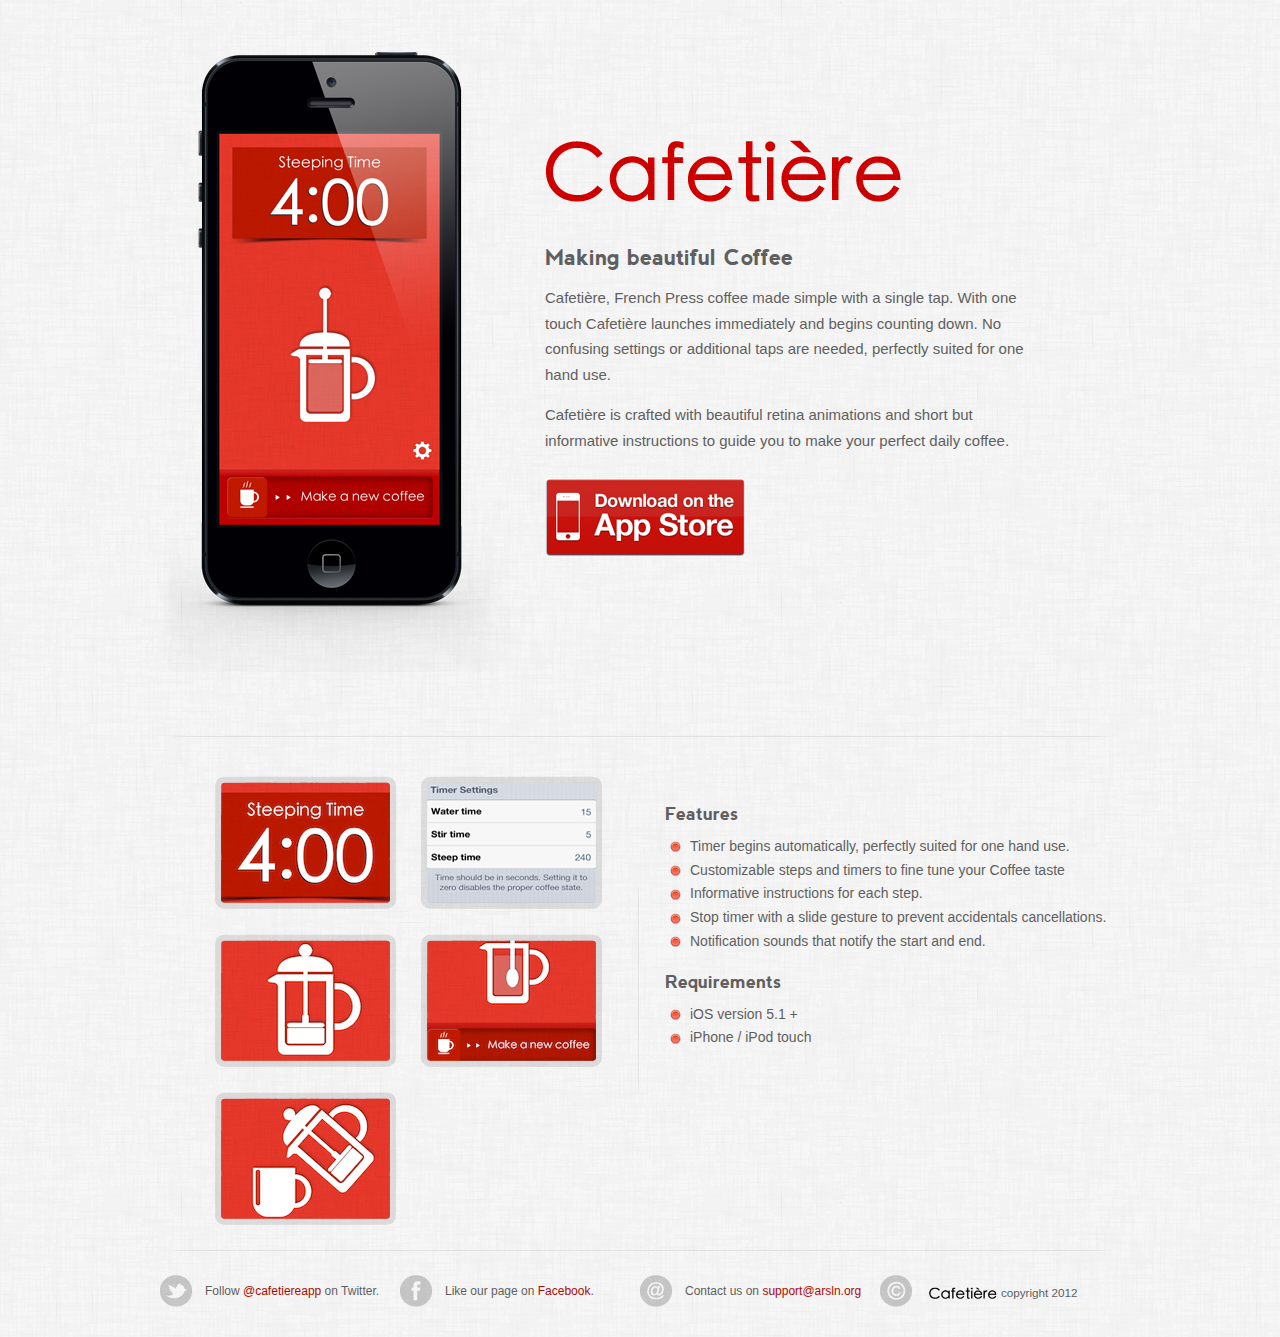
<file: website/cafetiere/index.html>
<!DOCTYPE html>
<html>
<head>
	<title>Cafetière | Making beautiful Coffee</title>
	<meta charset="UTF-8" />
	<meta name="description" content="Cafetière | Making beautiful Coffee" />
	<link rel="shortcut icon" href="favicon.ico">
	<link rel="stylesheet" href="css/style.css" type="text/css" />
	<link rel="stylesheet" href="css/lightbox.css" type="text/css" />
	<!--[if lt IE 9]>
	<script src="//html5shiv.googlecode.com/svn/trunk/html5.js"></script>
	<![endif]-->  

	<script type="text/javascript">

	  var _gaq = _gaq || [];
	  _gaq.push(['_setAccount', 'UA-34976081-1']);
	  _gaq.push(['_trackPageview']);

	  (function() {
	    var ga = document.createElement('script'); ga.type = 'text/javascript'; ga.async = true;
	    ga.src = ('https:' == document.location.protocol ? 'https://ssl' : 'http://www') + '.google-analytics.com/ga.js';
	    var s = document.getElementsByTagName('script')[0]; s.parentNode.insertBefore(ga, s);
	  })();

	</script>


</head>
<body>
	<div id="wrap">
		<!-- Masthead -->
		<div id="masthead">
			<div id="phones"></div>
			<div id="description">
				<h1 id="logo">cafetiere</h1>
				<!--<ul id="links">-->
					<!--<li><a class="twitter_btn" href="http://www.twitter.com" target="_blank"></a></li>-->
					<!--<li><a class="facebook_btn" href="http://www.facebook.com" target="_blank"></a></li>-->
				<!--</ul>-->
				<h1 class="heading">Making beautiful Coffee</h1>
				<p>
				Cafetière, French Press coffee made simple with a single tap. With one touch Cafetière launches immediately and begins counting down. No confusing settings or additional taps are needed, perfectly suited for one hand use. 
				</p>
				<p>
				Cafetière is crafted with beautiful retina animations and short but informative instructions to guide you to make your perfect daily coffee. 
				</p>
				<ul class="stores">
					<!--<li><a href="#" target="_blank"><img src="img/ios.png" alt="app store" /></a></li>-->
					<li><a href="http://itunes.apple.com/us/app/cafetiere/id558315530?ls=1&mt=8" target="_blank"><img src="img/appstore_button_normal_200.png" alt="app store" /></a></li>
					<!--<li><a href="#" target="_blank"><img src="img/android.png" alt="google play" /></a></li>-->
				</ul>
			</div>
		</div>
		<!-- App Info -->
		<div id="app_info">
			<div class="screenshots">
				<ul>	
					<li><a href="img/large_scrn1.png"><span class="screen_roll"></span><img src="img/small_scrn1.png" alt="screenshot"/></a></li>
					<li><a href="img/large_settings_4inch.png"><span class="screen_roll"></span><img src="img/small_settings_4inch.png" alt="screenshot"/></a></li>
					<li><a href="img/large_scrn2.png"><span class="screen_roll"></span><img src="img/small_scrn2.png" alt="screenshot"/></a></li>
					<li><a href="img/large_scrn3.png"><span class="screen_roll"></span><img src="img/small_scrn3.png" alt="screenshot" /></a></li>
					<li><a href="img/large_scrn4.png"><span class="screen_roll"></span><img src="img/small_scrn4.png" alt="screenshot"/></a></li>
				</ul>
			</div>
			<div id="features">
				<h2 class="heading">Features</h2>
				<ul>
					<li>Timer begins automatically, perfectly suited for one hand use.</li>
					<li>Customizable steps and timers to fine tune your Coffee taste</li>
					<li>Informative instructions for each step.</li>
					<li>Stop timer with a slide gesture to prevent accidentals cancellations.</li>
					<li>Notification sounds that notify the start and end.</li>
				</ul>
				<h2 class="heading">Requirements</h2>
				<ul>
					<li>iOS version 5.1 +</li>
					<li>iPhone / iPod touch</li>
				</ul>
			</div>
		</div>
		<!-- Ratings -->
		<!--<ul id="ratings">-->
			<!--<li><a class="rate1" href="#" target="_blank"></a></li>-->
			<!--<li><a class="rate2" href="#" target="_blank"></a></li>-->
			<!--<li><a class="rate3" href="#" target="_blank"></a></li>-->
			<!--<li><a class="rate4" href="#" target="_blank"></a></li>-->
		<!--</ul>-->
		<!-- Social -->
		<!--<div id="social">-->
			<!--<div id="quotes">-->
				<!--<h1 class="heading">What the others are saying</h1>-->
				<!--<ul id="quote_list">-->
					<!--<li><blockquote>No one rejects, dislikes, or avoids pleasure itself, because it is pleasure, but because those who do not know how to pursue pleasure.</blockquote><a class="quote_by" href="#" target="_blank"><small>- Company Name</small></a></li>-->
					<!--<li><blockquote>Nor again is there anyone who loves or pursues or desires to obtain pain of itself, because it is pain, but because occasionally circumstances occur.</blockquote><a class="quote_by" href="#" target="_blank"><small>- Company Name</small></a></li>				-->
				<!--</ul>-->
			<!--</div>-->
			<!--<div id="tweets">-->
				<!--<h1 class="heading">cafetiere twitter feed</h1>-->
			<!--</div>-->
		<!--</div>-->
		<!-- Footer -->
		<ul id="footer">
			<li class="twitter"><a href="http://www.twitter.com/cafetiereapp" target="_blank">Follow <span>@cafetiereapp</span> on Twitter.</a></li>
			<li class="facebook"><a href="http://www.facebook.com" target="_blank">Like our page on <span>Facebook</span>.</a></li>
			<li class="contact"><a href="mailto:support@arsln.org">Contact us on <span>support@arsln.org</span></a></li>
			<li class="copyright"><img src="img/logo_small.png" alt="cafetiere" /><small>copyright 2012</small></li>
		</ul>
	</div>
	
	<!-- Javascript -->
	
	<script type="text/javascript" src="js/lib/jquery-1.7.2.min.js"></script>
	<script type="text/javascript" src="js/lightbox/lightbox.js"></script>
	<!--<script src="js/tweetable/jquery.tweetable.js" type="text/javascript"></script>-->
	<!--<script src="js/quotes/quotes.js" type="text/javascript"></script>-->
	<script type="text/javascript" src="js/custom.js"></script>
	
</body>
</html>
</file>
<file: website/cafetiere/css/style.css>
/* Common Styles */

body {
	/*background: #000 url('../img/bg_pat.png') repeat;*/
	background: #000 url('../img/patterns/d4.png') repeat;
	display: block;
	overflow: auto; 
	font-family: "Helvetica Neue", helvetica, arial, sans-serif;
	font-size: 14px;
	color: #5f5f5f;
	margin: 0;
}

@font-face {
	font-family: 'nevisBold';
	src: url('../fonts/nevis-webfont.eot');
	src: url('../fonts/nevis-webfont.eot?#iefix') format('embedded-opentype'),
	     url('../fonts/nevis-webfont.woff') format('woff'),
	     url('../fonts/nevis-webfont.ttf') format('truetype'),
	     url('../fonts/nevis-webfont.svg#nevisBold') format('svg');
	font-weight: bold;
	font-style: normal;
}

#wrap {
	width: 960px;
	margin: 0 auto;
	overflow: hidden;
}

.heading {
	font-family: nevisBold;
	/*color: #000;*/
	/*color: #d00c01;*/
	/*text-transform: uppercase;*/
	font-size: 18px;
	margin: 0px;
	padding: 0px;
}

ul {
	margin: 0px;
	padding: 0px;
	list-style: none;
}

.twitter_btn, .facebook_btn {
	width: 32px;
	height: 32px;
	display: block;
	background-image: url('../img/social_sprite.png');
	background-position: 0px 0px;
}

.twitter_btn span.hover, .facebook_btn span.hover {
	width: 32px;
	height: 32px;
	display: block;
	background-image: url('../img/social_sprite.png');
	background-position: 0px -32px;
}

.facebook_btn {
	background-position: -32px 0px;
}

.facebook_btn span.hover {
	background-position: -32px -32px;
}

h1, h2, p, blockquote { margin: 0; padding: 0; text-rendering: optimizeLegibility; }
img { border: 0; -ms-interpolation-mode: bicubic; vertical-align: middle; }
svg:not(:root) { overflow: hidden; }
a {text-decoration: none;color: #33a8c5;}
a:visited {color: #33a8c5;}
a:hover {text-decoration: underline;}
a:hover, a:active { outline: 0; }
::selection {background: #33a8c5;}
::-moz-selection {background: #33a8c5;}

/* Masthead */

#phones {
	float: left;
	display: block;
	/*background: url('../img/phone.png') no-repeat;*/
	/*background: url('../img/phone_single_350.png') no-repeat;*/
	background: url('../img/iphone5_350.png') no-repeat;
	/*background: url('../img/iphone5_white_350.png') no-repeat;*/
	width: 350px;
	height: 634px;
	margin-top: 52px;
}

#description {
	float: left;
	display: block;
	margin-left: 35px;
	padding-top: 75px;
	width: 500px;
	font-size: 15px;
}

#logo {
	float: left;
	display: block;
	text-indent: -9999px;
	background: url('../img/logo_400.png') no-repeat;
	width: 366px;
	height: 72px;
	margin-top: 60px;
}

#links {
	float: right;
}

#links li {
	display: inline-block;
	padding-right: 16px;
}

#links li:last-child {
	padding-right: 48px;
}

#description .heading {
	clear: both;
	padding-top: 35px;
	font-size: 22px;
}

#description p {
	padding-top: 15px;
	line-height: 170%;
}

.stores li {
	display: inline-block;
	padding-right: 16px;
	padding-top: 25px;
	width: 500px;
	
}

.stores li:last-child {
	padding-right: 0px;
	padding-right: 0px;
}

/* App Info */

#app_info {
	background: url('../img/line.png') no-repeat top;
	width: 960px;
	clear: both;
	float: left;
	display: block;
	margin-top: 50px;
}

.screenshots {
	float: left;
	width: 425px;
	padding-left: 55px;
	margin-top: 15px;
	margin-bottom: 25px;
	background: url('../img/line_vertical.png') no-repeat center right;
}

.screenshots li {
	padding-right: 25px;
	padding-top: 25px;
	float: left;
	display: inline;
}

.screen_roll {
	 background:url('../img/zoom.png') no-repeat center center;
	 width: 181px;
	 height: 133px;
	 z-index: 10;
	 position: absolute;	
}

#features {
	float: left;
	padding-top: 50px;
	padding-left: 25px;
	line-height: 170%;
	width: 455px;
}

#features h2 {
	padding-top: 15px;
	padding-bottom: 10px;
}

#features li {
	/*background: url('../img/feat_bullet.png') no-repeat center left;*/
	background: url('../img/bullet_red.png') no-repeat center left;
	text-indent: 25px;
}

/* Ratings */

#ratings {
	clear: both;
	float: left;
	line-height: 0px;
	margin-top: 50px;
	margin-bottom: 0px;
	background: url('../img/line.png') no-repeat top;
	display: block;
}

#ratings li {
	display: inline;
	float: left;
}

.rate1, .rate2, .rate3, .rate4 {
	width: 240px;
	height: 159px;
	display: block;
	background-position: 0px 0px;
}

.rate1 {
	background: url('../img/rate1.png') no-repeat;
}

.rate2 {
	background: url('../img/rate2.png') no-repeat;
}

.rate3 {
	background: url('../img/rate3.png') no-repeat;
}

.rate4 {
	background: url('../img/rate4.png') no-repeat;
}

.rate1 span.hover, .rate2 span.hover, .rate3 span.hover, .rate4 span.hover {
	width: 240px;
	height: 159px;
	display: block;
}

.rate1 span.hover {
	background: url('../img/rate1.png') no-repeat;
	background-position: 0px -159px;
}

.rate2 span.hover {
	background: url('../img/rate2.png') no-repeat;
	background-position: 0px -159px;
}

.rate3 span.hover {
	background: url('../img/rate3.png') no-repeat;
	background-position: 0px -159px;
}

.rate4 span.hover {
	background: url('../img/rate4.png') no-repeat;
	background-position: 0px -159px;
}

/* Social */

#social {
	clear: both;
	display: block;
	width: 960px;
	overflow: hidden;
	font-size: 12px;
	line-height: 150%;
	background: url('../img/line.png') no-repeat top;	
}

#social .heading {
	font-size: 16px;
}

#quotes, #tweets {
	float: left;
	width: 455px;
	margin-top: 50px;
}

#quotes {
	padding-right: 25px;
}

#tweets {
	background: url('../img/line_vertical2.png') no-repeat center left;
	padding-left: 25px;
}

#quote_list blockquote {
	background: url('../img/quote.png') no-repeat top left;
	padding-left: 50px;
	margin-top: 10px;
	margin-bottom: 10px;
}

.quote_by {
	float: right;
	font-weight: bold;
}

#tweets p {
	padding-top: 10px;
}

#tweets small {
	font-weight: bold;
	color: #33a8c5;
}

/* Footer */

#footer {
	display: block;
	overflow: hidden;
	width: 960px;
	background: url('../img/line.png') no-repeat center top;
	margin-top: 50px;
	padding-top: 25px;
	padding-bottom: 25px;
}

#footer li {
	float: left;
	display: inline-block;
	width: 240px;
	height: 32px;
}

#footer li a {
	background: url('../img/icons.png') no-repeat;
	padding-left: 45px;
	display: block;
	overflow: hidden;
	color: #5f5f5f;
	font-size: 12px;
	text-align: center;
	line-height: 32px;
	float: left;
}

#footer li a:hover {
	color: #000;
	text-decoration: none;
	background-position: 0px -32px;
}

#footer .facebook a {
	background-position: 0 -64px;
}

#footer .facebook a:hover {
	background-position: 0 -96px;
}

#footer .contact a {
	background-position: 0 -128px;
}

#footer .contact a:hover {
	background-position: 0 -160px;
}

#footer li span {
	/*color: #33a8c5;*/
	color: #af0a01;
}

#footer .copyright {
	background: url('../img/icons.png') no-repeat;
	background-position: 0 -192px;
	padding-top: 5px;
}

.copyright img {
	padding-left: 45px;
}
</file>
